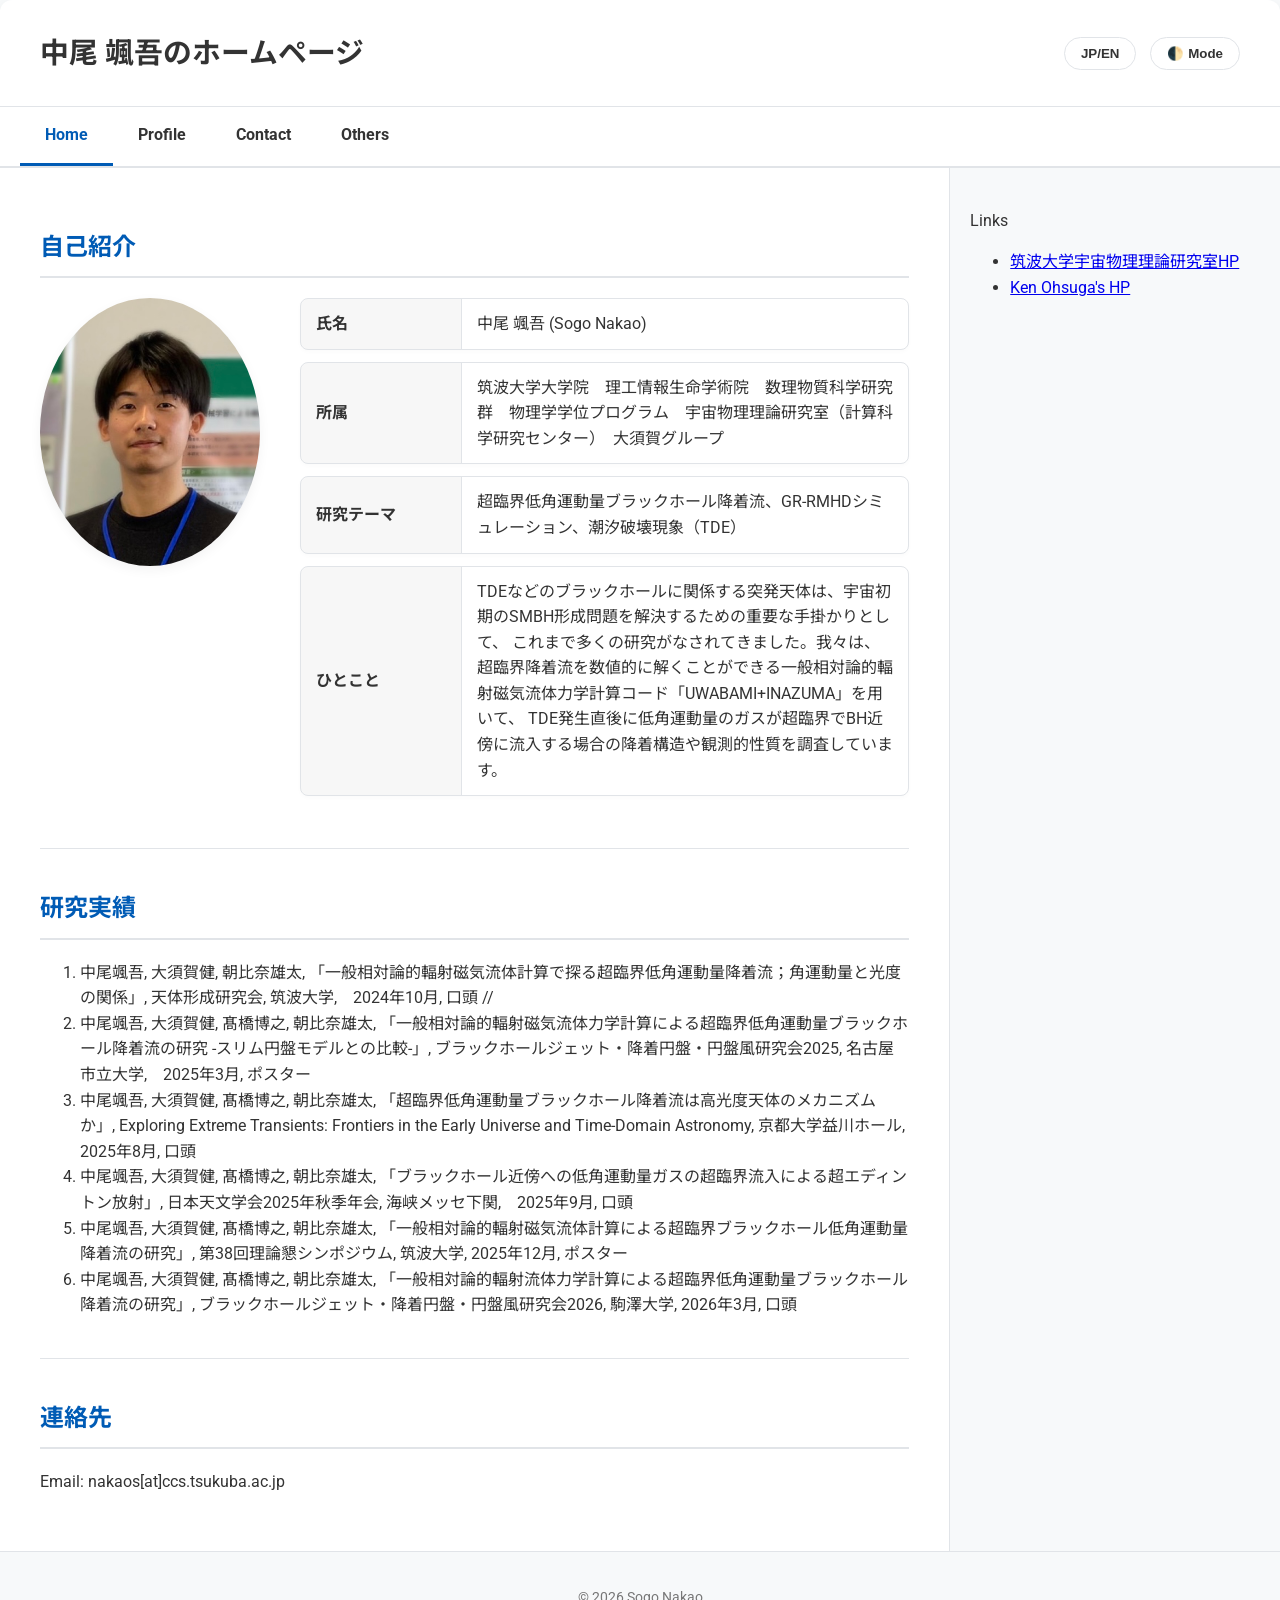
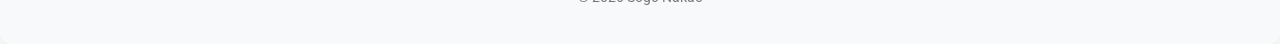
<file: index.html>
<!DOCTYPE html>
<html lang="ja">
<head>
    <meta charset="UTF-8">
    <title>中尾 颯吾 / Sogo Nakao - Home</title>
    <meta name="viewport" content="width=device-width, initial-scale=1.0">
    <link rel="stylesheet" href="index2.css">
</head>
<body class="light-mode"> <div id="outer">
    <header>
        <div id="header-container">
            <div id="head-inner">
                <h1 class="lang-ja">中尾 颯吾のホームページ</h1>
                <h1 class="lang-en" style="display:none;">Sogo Nakao's Homepage</h1>
                
                <div class="controls">
                    <button onclick="toggleLanguage()">JP/EN</button>
                    <button onclick="toggleDarkMode()">🌓 Mode</button>
                </div>
            </div>
        </div>
        
        <nav id="main-nav">
            <ul>
                <li><a href="index.html" class="active">Home</a></li>
                <li><a href="profile.html">Profile</a></li>
                <li><a href="contact.html">Contact</a></li>
                <li><a href="others.html">Others</a></li>
            </ul>
        </nav>
    </header>

    <div id="content-wrapper">
        <main>
            <div id="inner">
                <section id="about">
                    <h2 class="lang-ja">自己紹介</h2>
                    <h2 class="lang-en" style="display:none;">About Me</h2>
                    
                    <div class="profile-container">
                        <div class="profile-photo">
                            <img src="my-face.jpg" alt="中尾颯吾" class="profile-img">
                        </div>
                
                        <div class="profile-details">
                            <div class="info-box">
                                <div class="info-label lang-ja">氏名</div>
                                <div class="info-label lang-en" style="display:none;">Name</div>
                                <div class="info-content">中尾 颯吾 (Sogo Nakao)</div>
                            </div>
                
                            <div class="info-box">
                                <div class="info-label lang-ja">所属</div>
                                <div class="info-label lang-en" style="display:none;">Affiliation</div>
                                <div class="info-content lang-ja">筑波大学大学院　理工情報生命学術院　数理物質科学研究群　物理学学位プログラム　宇宙物理理論研究室（計算科学研究センター）　大須賀グループ</div>
                                <div class="info-content lang-en" style="display:none;">College of Physics, University of Tsukuba (Ohsuga Group)</div>
                            </div>
                
                            <div class="info-box">
                                <div class="info-label lang-ja">研究テーマ</div>
                                <div class="info-label lang-en" style="display:none;">Research Interests</div>
                                <div class="info-content lang-ja">超臨界低角運動量ブラックホール降着流、GR-RMHDシミュレーション、潮汐破壊現象（TDE）</div>
                                <div class="info-content lang-en" style="display:none;">BH Accretion Flows, GR-RMHD Simulations, Tidal Disruption Events</div>
                            </div>
                
                            <div class="info-box">
                                <div class="info-label lang-ja">ひとこと</div>
                                <div class="info-label lang-en" style="display:none;">Message</div>
                                <div class="info-content lang-ja">TDEなどのブラックホールに関係する突発天体は、宇宙初期のSMBH形成問題を解決するための重要な手掛かりとして、
                                    これまで多くの研究がなされてきました。我々は、超臨界降着流を数値的に解くことができる一般相対論的輻射磁気流体力学計算コード「UWABAMI+INAZUMA」を用いて、
                                    TDE発生直後に低角運動量のガスが超臨界でBH近傍に流入する場合の降着構造や観測的性質を調査しています。</div>
                                <div class="info-content lang-en" style="display:none;">I am exploring the universe through numerical simulations.</div>
                            </div>
                        </div>
                    </div>
                </section>

                <hr>

                <section id="experience">
                    <h2 class="lang-ja">研究実績</h2>
                    <h2 class="lang-en" style="display:none;">Research Experience</h2>
                    <ol class="lang-ja">
                            <li>中尾颯吾, 大須賀健, 朝比奈雄太, 「一般相対論的輻射磁気流体計算で探る超臨界低角運動量降着流；角運動量と光度の関係」, 天体形成研究会, 筑波大学,　2024年10月, 口頭 //
                            <li>中尾颯吾, 大須賀健, 髙橋博之, 朝比奈雄太, 「一般相対論的輻射磁気流体力学計算による超臨界低角運動量ブラックホール降着流の研究 -スリム円盤モデルとの比較-」, ブラックホールジェット・降着円盤・円盤風研究会2025, 名古屋市立大学,　2025年3月, ポスター
                            <li>中尾颯吾, 大須賀健, 髙橋博之, 朝比奈雄太, 「超臨界低角運動量ブラックホール降着流は高光度天体のメカニズムか」, Exploring Extreme Transients: Frontiers in the Early Universe and Time-Domain Astronomy, 京都大学益川ホール,　2025年8月, 口頭
                            <li>中尾颯吾, 大須賀健, 髙橋博之, 朝比奈雄太, 「ブラックホール近傍への低角運動量ガスの超臨界流入による超エディントン放射」, 日本天文学会2025年秋季年会, 海峡メッセ下関,　2025年9月, 口頭
                            <li>中尾颯吾, 大須賀健, 髙橋博之, 朝比奈雄太, 「一般相対論的輻射磁気流体計算による超臨界ブラックホール低角運動量降着流の研究」, 第38回理論懇シンポジウム, 筑波大学, 2025年12月, ポスター
                            <li>中尾颯吾, 大須賀健, 髙橋博之, 朝比奈雄太, 「一般相対論的輻射流体力学計算による超臨界低角運動量ブラックホール降着流の研究」, ブラックホールジェット・降着円盤・円盤風研究会2026, 駒澤大学, 2026年3月, 口頭
</p>
                    <p class="lang-en" style="display:none;">Details about your conferences and career.</p>
                </section>

                <!-- <hr>

                <section id="publications">
                    <h2 class="lang-ja">成果</h2>
                    <h2 class="lang-en" style="display:none;">Publications</h2>
                    <p class="lang-ja"> </p>
                    <p class="lang-en" style="display:none;">Journal papers and awards.</p>
                </section> -->

                <hr>

                <section id="contact-home">
                    <h2 class="lang-ja">連絡先</h2>
                    <h2 class="lang-en" style="display:none;">Contact</h2>
                    <p>Email: nakaos[at]ccs.tsukuba.ac.jp</p>
                </section>
            </div>
        </main>

        <aside>
            <div id="middle-inner">
                <div class="side-title">Links</div>
                <div class="side">
                    <ul>
                        <li><a href="https://www2.ccs.tsukuba.ac.jp/Astro/home/ja/">筑波大学宇宙物理理論研究室HP</a></li>
                        <li><a href="https://www2.ccs.tsukuba.ac.jp/people/ohsuga/index.html">Ken Ohsuga's HP</a></li>
                    </ul>
                </div>
            </div>
        </aside>
    </div>

    <footer>
        <p>© 2026 Sogo Nakao</p>
    </footer>
</div>

<script>
    // モード切り替えスクリプト
    function toggleDarkMode() {
        document.body.classList.toggle('dark-mode');
        document.body.classList.toggle('light-mode');
    }

    // 言語切り替えスクリプト
    function toggleLanguage() {
        const jaElements = document.querySelectorAll('.lang-ja');
        const enElements = document.querySelectorAll('.lang-en');
        const isJa = jaElements[0].style.display !== 'none';

        jaElements.forEach(el => el.style.display = isJa ? 'none' : 'block');
        enElements.forEach(el => el.style.display = isJa ? 'block' : 'none');
    }
</script>
</body>
</html>
</file>
<file: index2.css>
/* Webフォントの読み込み（RobotoとNoto Sans JP） */
@import url('https://fonts.googleapis.com/css2?family=Noto+Sans+JP:wght@400;700&family=Roboto:wght@400;700&display=swap');

/* 基本変数（ライトモード：少し温かみのある背景色に） */
:root {
    --bg-color: #f7f9fa;
    --text-color: #333333;
    --header-bg: #ffffff;
    --accent-color: #005bb5;
    --border-color: #e1e4e8;
    --box-shadow: 0 4px 12px rgba(0, 0, 0, 0.05);
}

/* ダークモード変数（深みのあるダークグレーに） */
.dark-mode {
    --bg-color: #121212;
    --text-color: #e0e0e0;
    --header-bg: #1e1e1e;
    --accent-color: #66b2ff;
    --border-color: #333333;
    --box-shadow: 0 4px 12px rgba(0, 0, 0, 0.3);
}

body {
    background-color: var(--bg-color);
    color: var(--text-color);
    font-family: 'Roboto', 'Noto Sans JP', sans-serif;
    margin: 0;
    transition: background-color 0.3s, color 0.3s;
    line-height: 1.6;
}

/* メインコンテナをカード風に */
#outer {
    max-width: 100%; 
    margin: 0; 
    background-color: var(--header-bg);
    border-radius: 12px;
    box-shadow: var(--box-shadow);
    overflow: hidden;
}

/* ヘッダー周り */
#header-container {
    padding: 30px 40px;
    border-bottom: 1px solid var(--border-color);
}

#head-inner {
    display: flex;
    justify-content: space-between;
    align-items: center;
}

#head-inner h1 {
    margin: 0;
    font-size: 1.8rem;
    font-weight: 700;
}

/* 切り替えボタンをおしゃれに */
.controls button {
    background-color: transparent;
    border: 1px solid var(--border-color);
    color: var(--text-color);
    padding: 8px 16px;
    border-radius: 20px;
    cursor: pointer;
    font-weight: bold;
    margin-left: 10px;
    transition: 0.2s;
}

.controls button:hover {
    background-color: var(--accent-color);
    color: #ffffff;
    border-color: var(--accent-color);
}

/* ナビゲーション（タブ） */
#main-nav { 
    background: var(--header-bg); 
    border-bottom: 2px solid var(--border-color); 
}

#main-nav ul { 
    display: flex; 
    list-style: none; 
    padding: 0 20px; 
    margin: 0; 
}

#main-nav li a { 
    padding: 15px 25px; 
    text-decoration: none; 
    color: var(--text-color); 
    display: block; 
    font-weight: bold;
    border-bottom: 3px solid transparent;
    transition: 0.3s;
}

#main-nav li a:hover, #main-nav li a.active { 
    color: var(--accent-color);
    border-bottom: 3px solid var(--accent-color);
}

/* コンテンツ配置 */
#content-wrapper { display: flex; }
main { flex: 3; padding: 40px; }
aside { flex: 1; padding: 40px 20px; background: var(--bg-color); border-left: 1px solid var(--border-color); }

h2 {
    color: var(--accent-color);
    border-bottom: 2px solid var(--border-color);
    padding-bottom: 10px;
    margin-bottom: 20px;
}

/* プロフィール全体のレイアウト */
.profile-container {
    display: flex;
    gap: 40px;
    margin-top: 20px;
}

.profile-photo {
    flex: 1;
    max-width: 220px;
}

/* 写真を丸みのある影付きに */
.profile-img {
    width: 100%;
    height: auto;
    border-radius: 50%; /* 丸くしたい場合は50%、四角のままなら12pxなどに変更 */
    box-shadow: var(--box-shadow);
    object-fit: cover;
}

.profile-details {
    flex: 2;
}

.info-box {
    display: flex;
    border: 1px solid var(--border-color);
    margin-bottom: 12px;
    border-radius: 8px;
    background-color: var(--header-bg);
    box-shadow: 0 2px 4px rgba(0,0,0,0.02);
    overflow: hidden;
}

.info-label {
    background-color: rgba(0, 0, 0, 0.03);
    padding: 12px 15px;
    width: 130px;
    font-weight: 700;
    border-right: 1px solid var(--border-color);
    display: flex;
    align-items: center;
}

.dark-mode .info-label {
    background-color: rgba(255, 255, 255, 0.05);
}

.info-content {
    padding: 12px 15px;
    flex: 1;
    display: flex;
    align-items: center;
}

hr {
    border: 0;
    height: 1px;
    background-color: var(--border-color);
    margin: 40px 0;
}

footer {
    text-align: center;
    padding: 20px;
    background-color: var(--bg-color);
    border-top: 1px solid var(--border-color);
    font-size: 0.9rem;
    color: #777;
}

/* スマホ表示の調整 */
@media (max-width: 768px) {
    #outer { margin: 0; border-radius: 0; }
    #content-wrapper { flex-direction: column; }
    .profile-container { flex-direction: column; align-items: center; }
    #head-inner { flex-direction: column; gap: 15px; text-align: center; }
    #main-nav ul { flex-wrap: wrap; justify-content: center; }
    .info-box { flex-direction: column; }
    .info-label { width: 100%; border-right: none; border-bottom: 1px solid var(--border-color); }
}

/* ====================
   シンプルな写真ギャラリー
==================== */
.simple-gallery {
    display: flex;
    flex-wrap: wrap; /* 画面が狭い場合は自動で下に折り返す */
    gap: 15px; /* 写真同士の隙間 */
    margin-top: 15px;
}

.simple-gallery img {
    height: 150px !important; /* ★ここで高さを文字欄くらい（150px）に小さく固定 */
    /*width: auto !important;   /* ★横幅は元の写真の比率を維持 */
    max-width: 100% !important; /* 巨大化防止 */
    border-radius: 8px; /* 角を少し丸く */
    box-shadow: 0 4px 8px rgba(0, 0, 0, 0.1); /* 軽い影をつける */
}

/* スマホ表示の時はさらに少し小さくする */
@media (max-width: 768px) {
    .simple-gallery img {
        height: 100px !important;
    }
}
</file>
